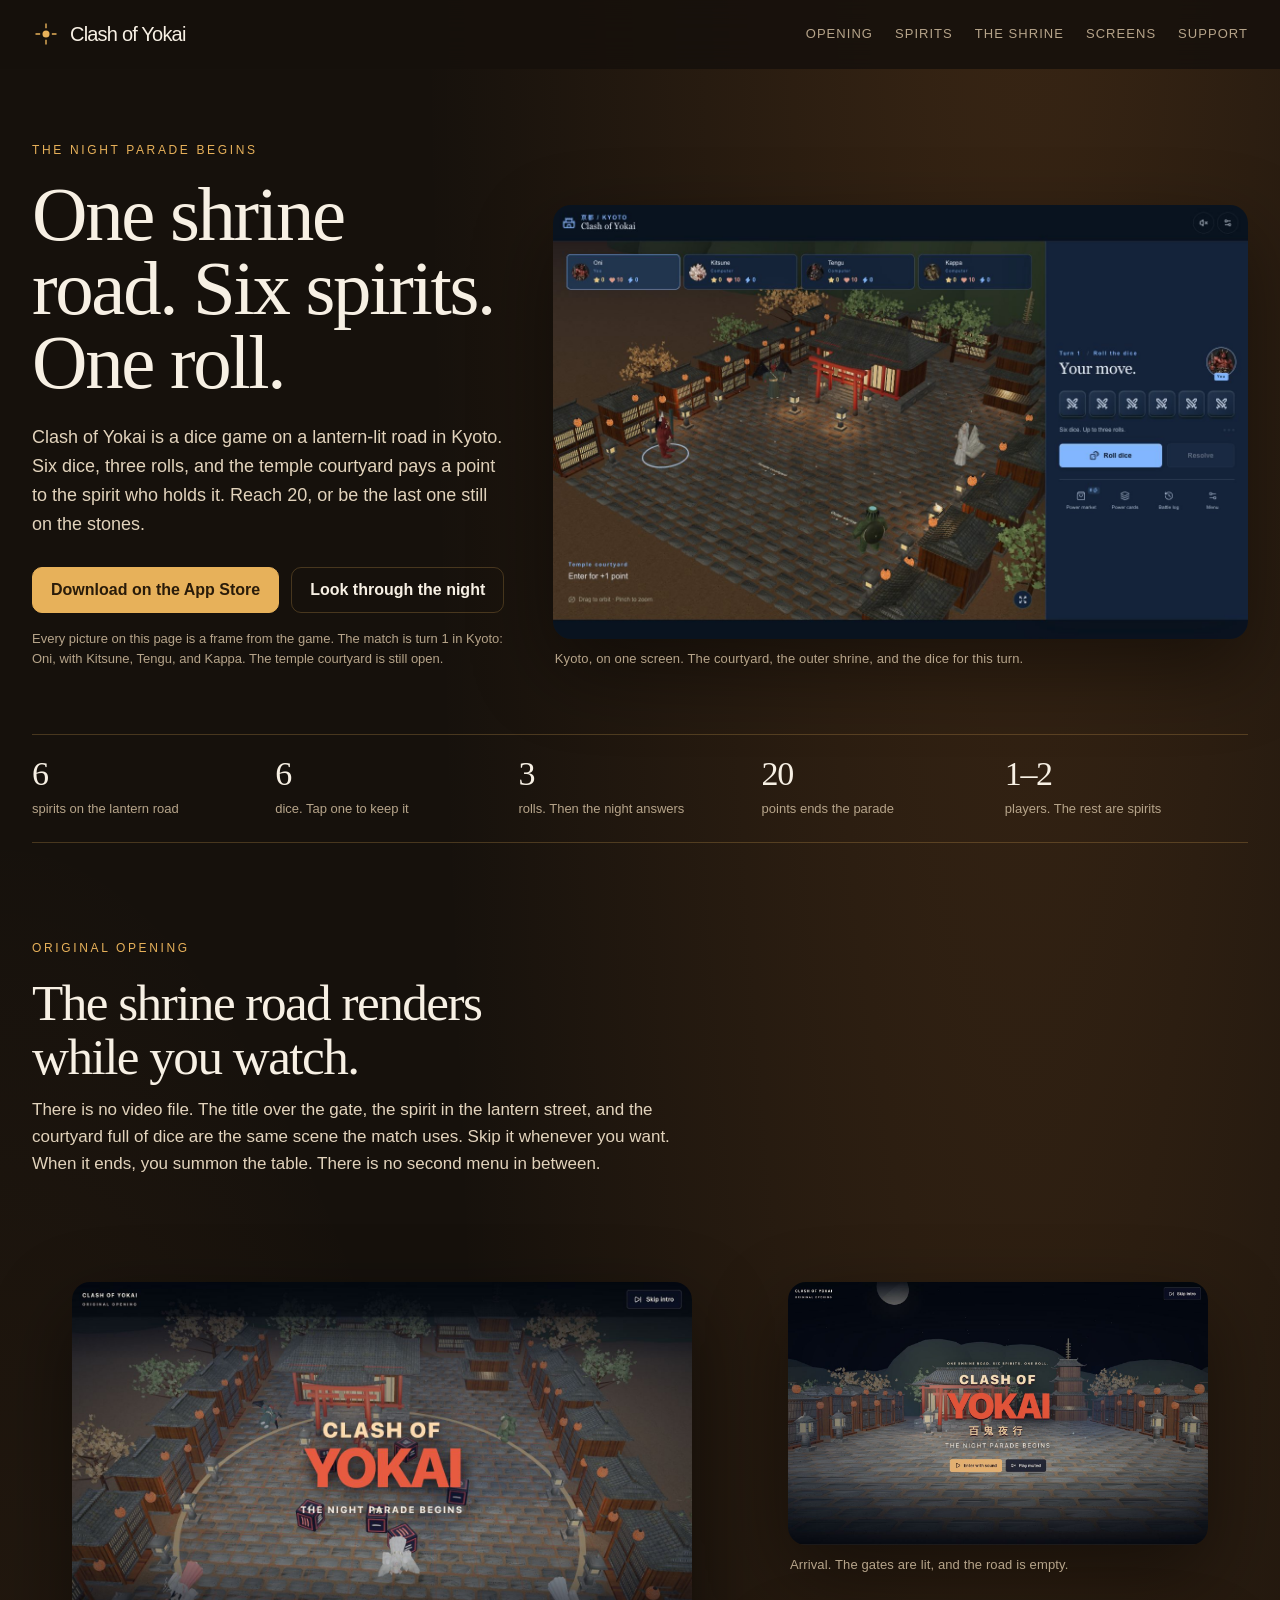
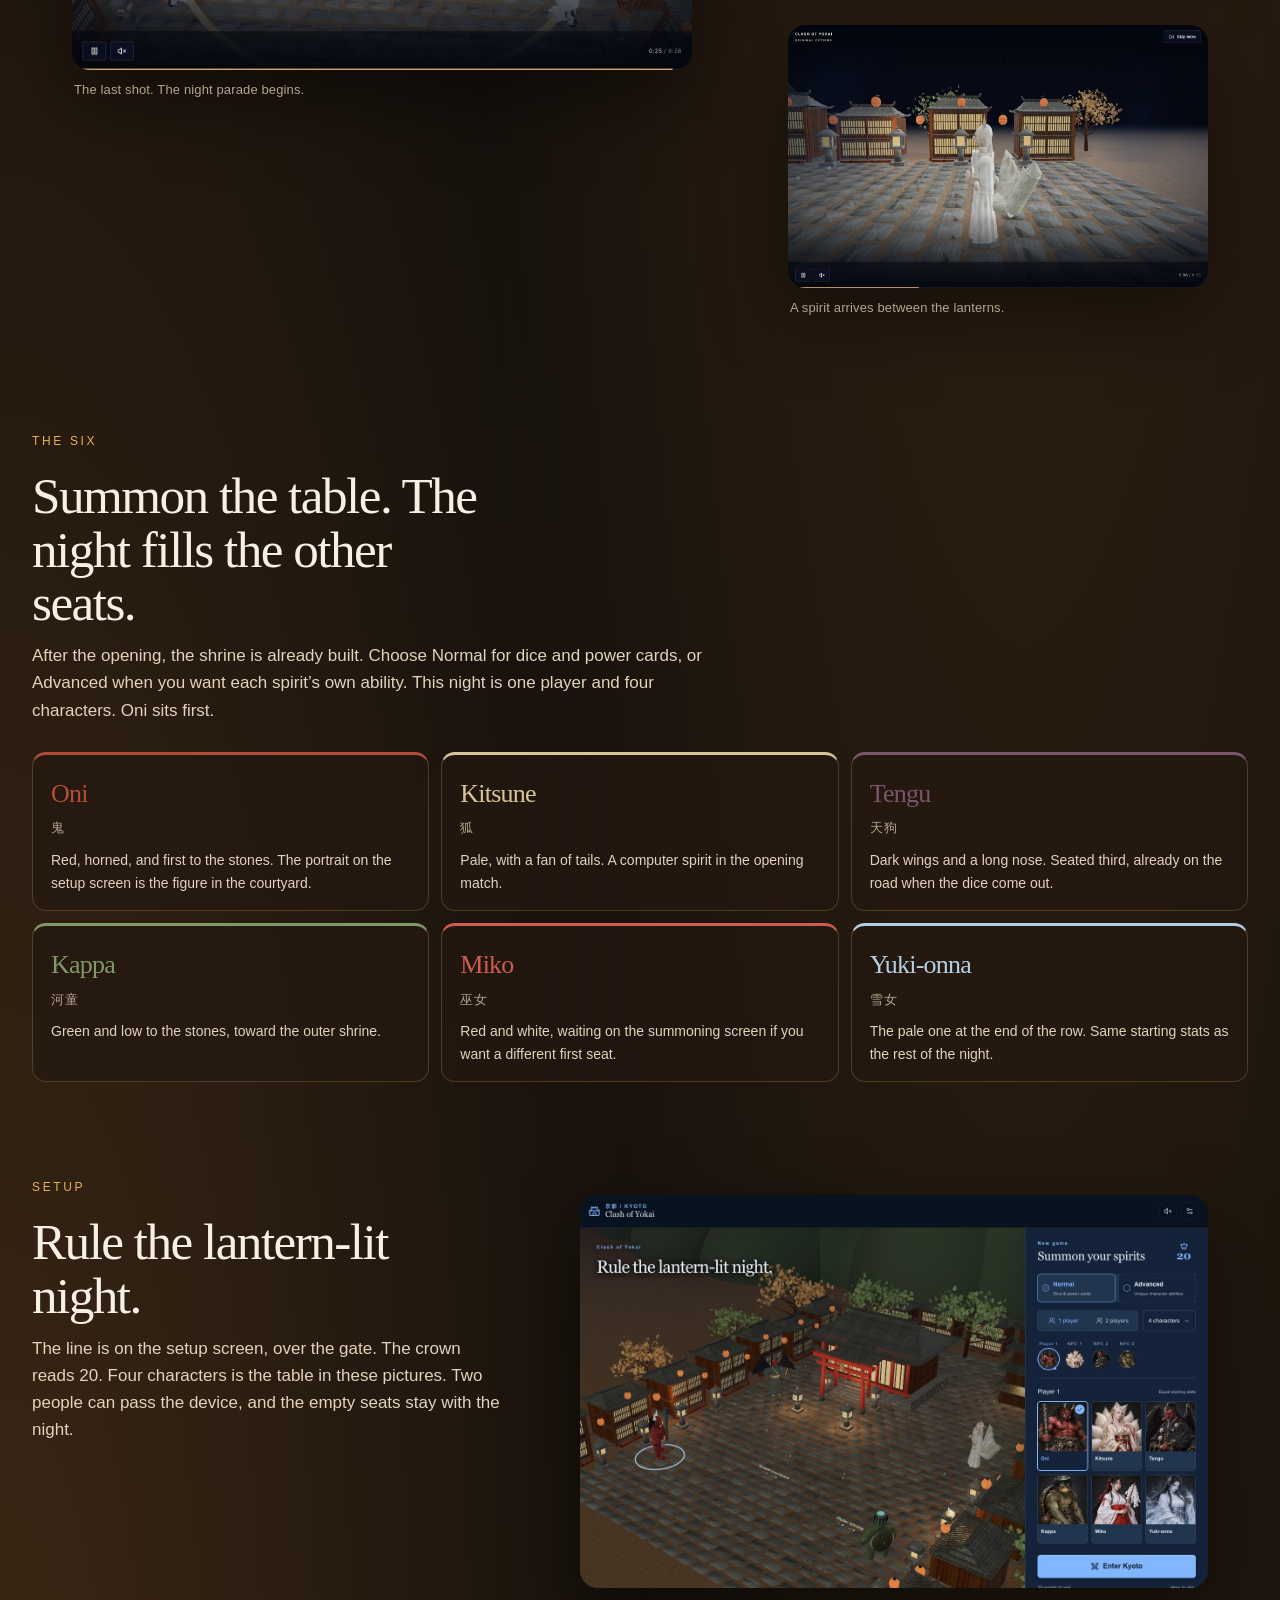
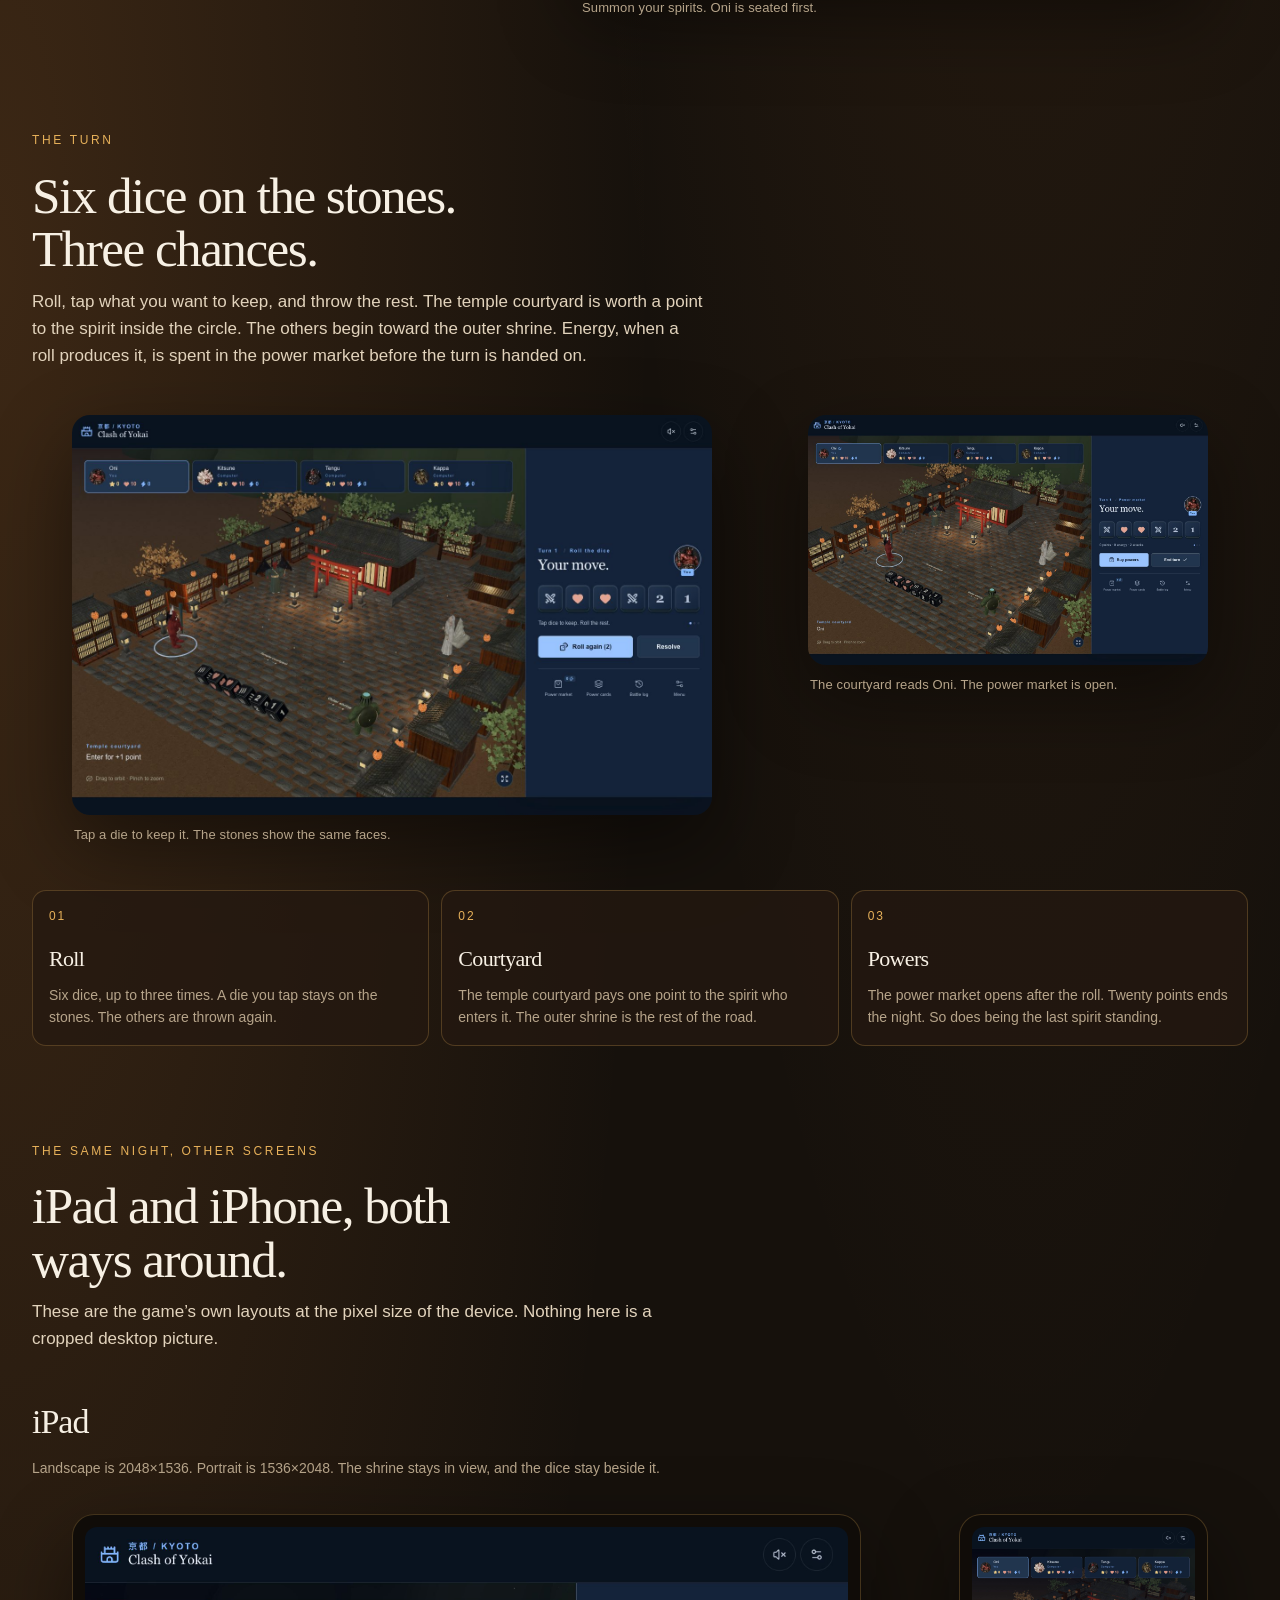
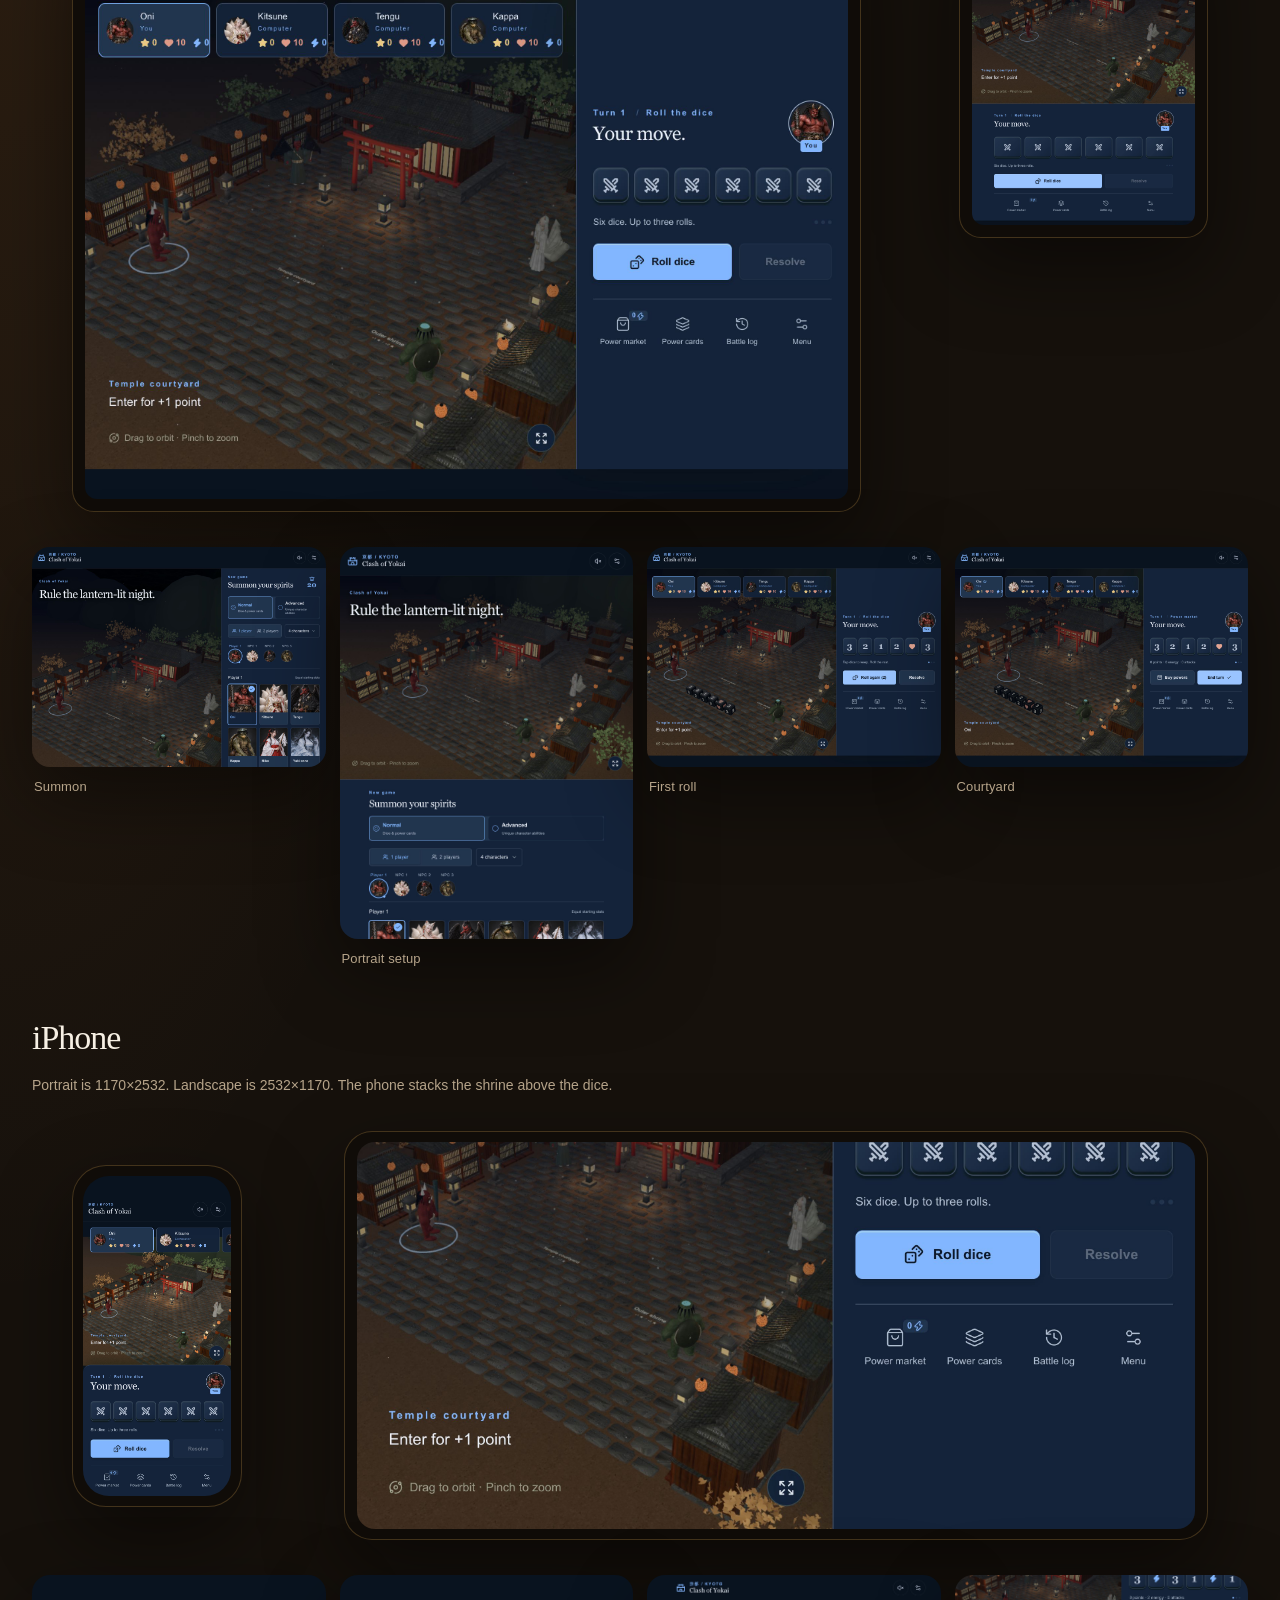
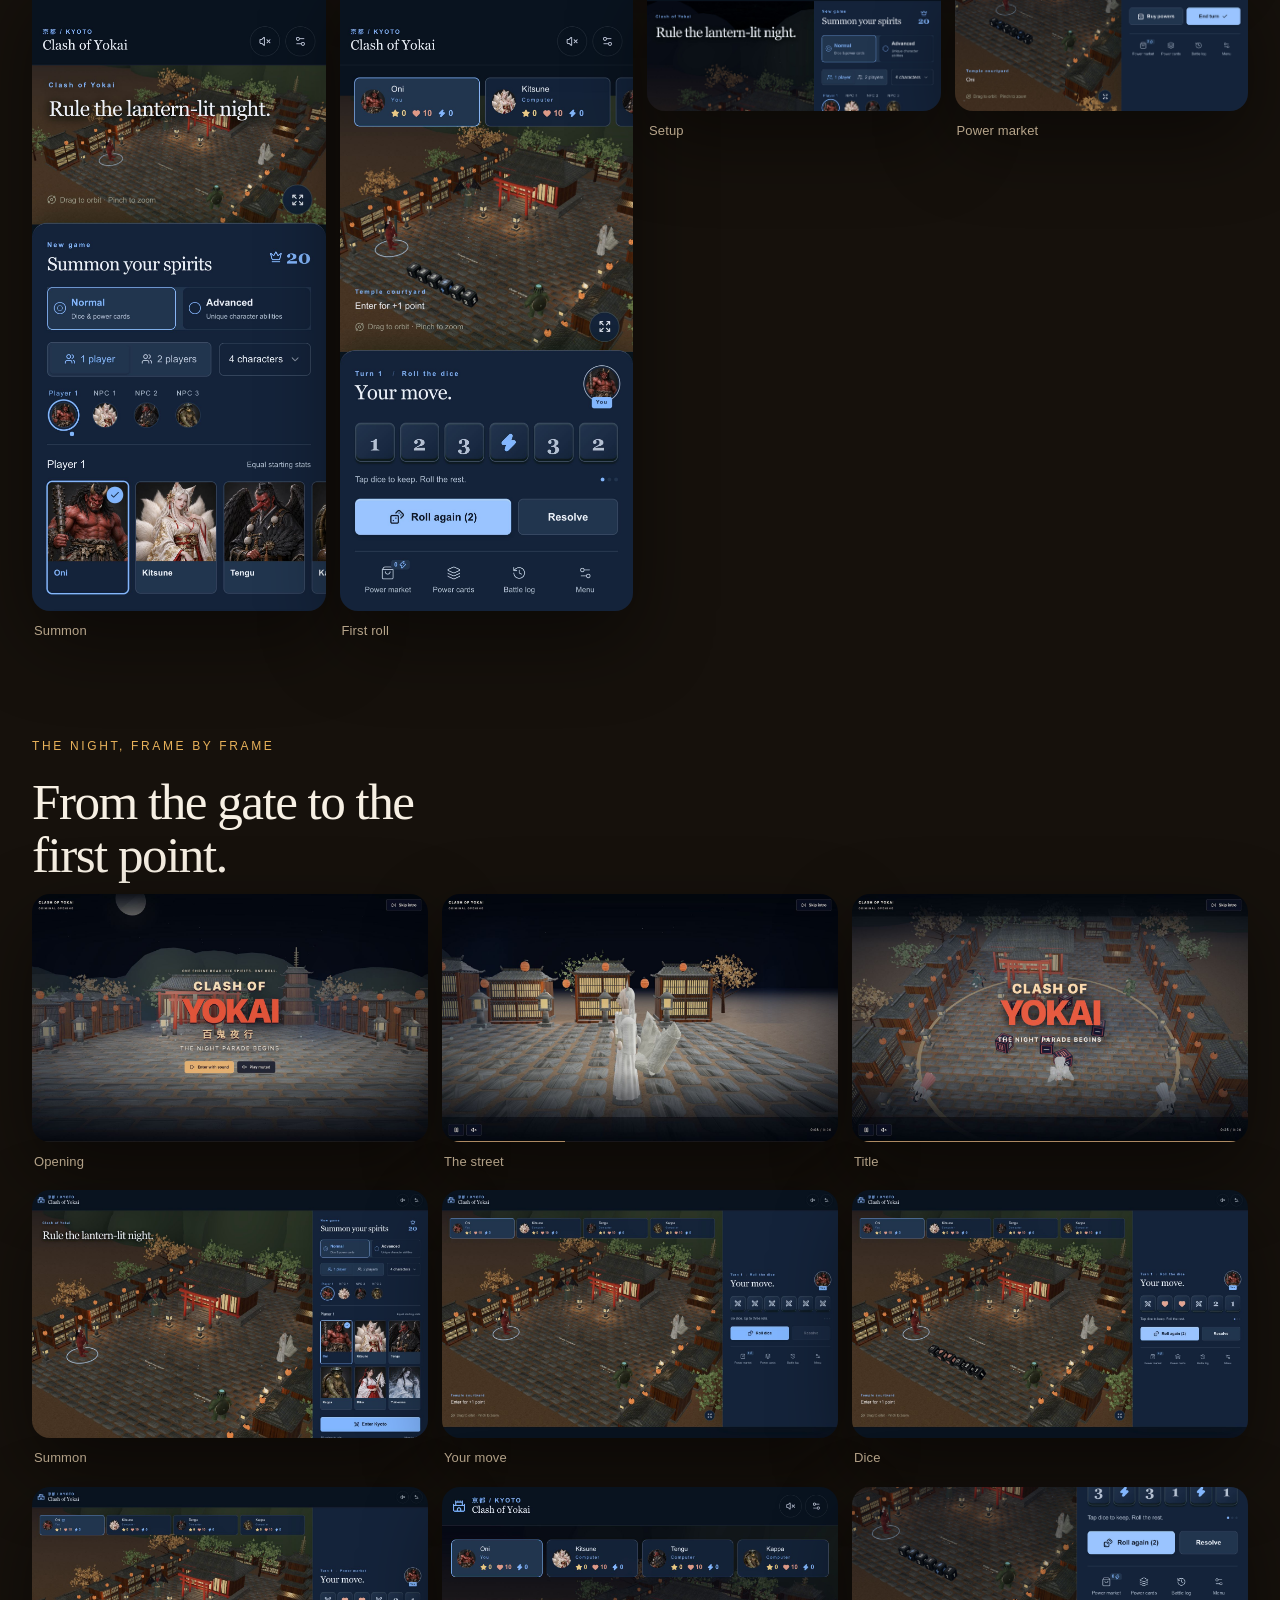
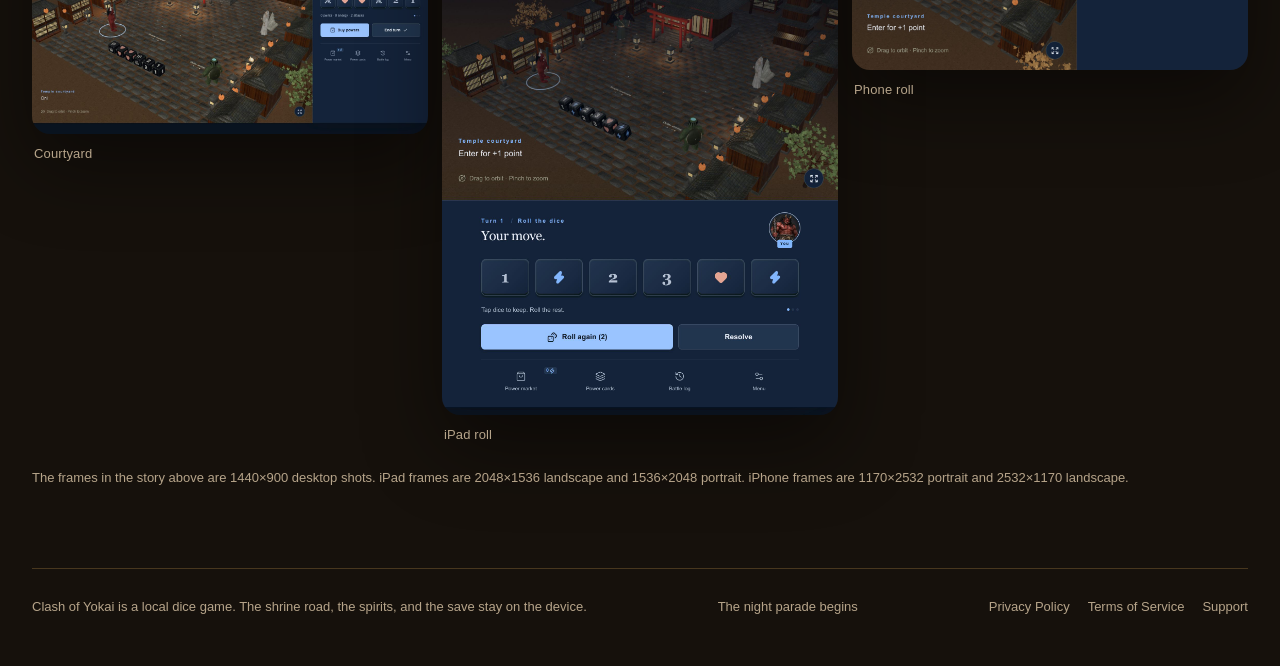
<file: index.html>
<!doctype html>
<html lang="en">
<head>
<meta charset="utf-8">
<meta name="viewport" content="width=device-width, initial-scale=1">
<meta name="theme-color" content="#16110c">
<meta name="description" content="Clash of Yokai is a dice game on a lantern-lit shrine road. Six spirits, six dice, and twenty points.">
<title>Clash of Yokai — One shrine road. Six spirits. One roll.</title>
<link rel="icon" href="data:image/svg+xml,%3Csvg xmlns='http://www.w3.org/2000/svg' viewBox='0 0 64 64'%3E%3Crect width='64' height='64' rx='16' fill='%2316110c'/%3E%3Ccircle cx='32' cy='32' r='8' fill='%23e7b15a'/%3E%3Cpath d='M32 8v8M32 48v8M8 32h8M48 32h8' stroke='%23e7b15a' stroke-width='3'/%3E%3C/svg%3E">
<link rel="stylesheet" href="styles.css">
</head>
<body>
<a class="skip" href="#opening">Skip to the shrine road</a>
<header class="nav">
  <a class="brand" href="#top" aria-label="Clash of Yokai home"><svg viewBox="0 0 48 48" fill="none" aria-hidden="true"><circle cx="24" cy="24" r="6" fill="currentColor"/><path d="M24 6v8M24 34v8M6 24h8M34 24h8" stroke="currentColor" stroke-width="2.4"/></svg>Clash of Yokai</a>
  <nav class="nav-links" aria-label="Page">
    <a href="#opening">Opening</a>
    <a href="#roster">Spirits</a>
    <a href="#shrine">The shrine</a>
    <a href="#devices">Screens</a>
    <a href="support.html">Support</a>
  </nav>
</header>

<main id="top">
  <section class="hero">
    <div>
      <p class="kicker">The night parade begins</p>
      <h1>One shrine road. Six spirits. One roll.</h1>
      <p class="lede">Clash of Yokai is a dice game on a lantern-lit road in Kyoto. Six dice, three rolls, and the temple courtyard pays a point to the spirit who holds it. Reach 20, or be the last one still on the stones.</p>
      <div class="hero-actions">
        <button class="store" type="button">Download on the App Store</button>
        <a class="btn ghost" href="#screens">Look through the night</a>
      </div>
      <p class="fine">Every picture on this page is a frame from the game. The match is turn 1 in Kyoto: Oni, with Kitsune, Tengu, and Kappa. The temple courtyard is still open.</p>
    </div>
    <figure class="hero-shot">
      <button class="shot frame" type="button" data-shot="media/play.jpg" data-caption="Turn 1 on the shrine road. Oni waits outside the temple courtyard, which is worth a point to whoever enters. Six dice are ready.">
        <img src="media/play.jpg" width="1440" height="900" alt="Clash of Yokai at turn 1. A lantern shrine courtyard with Oni, Kitsune, Tengu, and Kappa, and a Roll dice button.">
      </button>
      <figcaption class="caption">Kyoto, on one screen. The courtyard, the outer shrine, and the dice for this turn.</figcaption>
    </figure>
  </section>

  <ul class="facts" aria-label="What a night contains">
    <li><strong>6</strong><span>spirits on the lantern road</span></li>
    <li><strong>6</strong><span>dice. Tap one to keep it</span></li>
    <li><strong>3</strong><span>rolls. Then the night answers</span></li>
    <li><strong>20</strong><span>points ends the parade</span></li>
    <li><strong>1–2</strong><span>players. The rest are spirits</span></li>
  </ul>

  <section class="section" id="opening">
    <p class="kicker">Original opening</p>
    <h2>The shrine road renders while you watch.</h2>
    <p class="intro">There is no video file. The title over the gate, the spirit in the lantern street, and the courtyard full of dice are the same scene the match uses. Skip it whenever you want. When it ends, you summon the table. There is no second menu in between.</p>
  </section>
  <div class="cinema">
    <figure class="tall">
      <button class="shot frame" type="button" data-shot="media/title.jpg" data-caption="The title card over the shrine courtyard. Dice and spirits lie on the stones under Clash of Yokai.">
        <img src="media/title.jpg" width="1440" height="900" alt="Aerial view of a shrine courtyard with dice and spirits, titled Clash of Yokai, The night parade begins.">
      </button>
      <figcaption class="caption">The last shot. The night parade begins.</figcaption>
    </figure>
    <figure>
      <button class="shot frame" type="button" data-shot="media/welcome.jpg" data-caption="The opening title between the lantern gates. One shrine road. Six spirits. One roll.">
        <img src="media/welcome.jpg" width="1440" height="900" alt="Night shrine road with paper lanterns and the title Clash of Yokai.">
      </button>
      <figcaption class="caption">Arrival. The gates are lit, and the road is empty.</figcaption>
    </figure>
    <figure>
      <button class="shot frame" type="button" data-shot="media/cinema.jpg" data-caption="Eight seconds in. A white spirit stands in the lantern street between the wooden gates.">
        <img src="media/cinema.jpg" width="1440" height="900" alt="A white spirit with a crystalline tail standing in a lantern-lit shrine street at night.">
      </button>
      <figcaption class="caption">A spirit arrives between the lanterns.</figcaption>
    </figure>
  </div>

  <section class="section" id="roster">
    <p class="kicker">The six</p>
    <h2>Summon the table. The night fills the other seats.</h2>
    <p class="intro">After the opening, the shrine is already built. Choose Normal for dice and power cards, or Advanced when you want each spirit’s own ability. This night is one player and four characters. Oni sits first.</p>
    <div class="races">
      <article style="--race:#b34c3b"><h3>Oni</h3><p class="species">鬼</p><p>Red, horned, and first to the stones. The portrait on the setup screen is the figure in the courtyard.</p></article>
      <article style="--race:#d8c698"><h3>Kitsune</h3><p class="species">狐</p><p>Pale, with a fan of tails. A computer spirit in the opening match.</p></article>
      <article style="--race:#79566b"><h3>Tengu</h3><p class="species">天狗</p><p>Dark wings and a long nose. Seated third, already on the road when the dice come out.</p></article>
      <article style="--race:#80996a"><h3>Kappa</h3><p class="species">河童</p><p>Green and low to the stones, toward the outer shrine.</p></article>
      <article style="--race:#cf5c51"><h3>Miko</h3><p class="species">巫女</p><p>Red and white, waiting on the summoning screen if you want a different first seat.</p></article>
      <article style="--race:#b4cee6"><h3>Yuki-onna</h3><p class="species">雪女</p><p>The pale one at the end of the row. Same starting stats as the rest of the night.</p></article>
    </div>
  </section>

  <section class="section">
    <div class="split">
      <div class="copy">
        <p class="kicker">Setup</p>
        <h2>Rule the lantern-lit night.</h2>
        <p class="intro">The line is on the setup screen, over the gate. The crown reads 20. Four characters is the table in these pictures. Two people can pass the device, and the empty seats stay with the night.</p>
      </div>
      <figure>
        <button class="shot frame" type="button" data-shot="media/setup.jpg" data-caption="Summon your spirits. Normal mode, one player, four characters. Oni is selected.">
          <img src="media/setup.jpg" width="1440" height="900" alt="Clash of Yokai setup titled Summon your spirits, with Oni selected over the shrine.">
        </button>
        <figcaption class="caption">Summon your spirits. Oni is seated first.</figcaption>
      </figure>
    </div>
  </section>

  <section class="section" id="shrine">
    <p class="kicker">The turn</p>
    <h2>Six dice on the stones. Three chances.</h2>
    <p class="intro">Roll, tap what you want to keep, and throw the rest. The temple courtyard is worth a point to the spirit inside the circle. The others begin toward the outer shrine. Energy, when a roll produces it, is spent in the power market before the turn is handed on.</p>
    <div class="pair">
      <figure>
        <button class="shot frame" type="button" data-shot="media/dice.jpg" data-caption="The first roll: two claws, two hearts, a 2, and a 1. The same faces lie on the courtyard stones. Two rolls remain.">
          <img src="media/dice.jpg" width="1440" height="900" alt="First dice roll showing two claws, two hearts, a two, and a one, both in the tray and on the shrine stones.">
        </button>
        <figcaption class="caption">Tap a die to keep it. The stones show the same faces.</figcaption>
      </figure>
      <figure>
        <button class="shot frame" type="button" data-shot="media/powers.jpg" data-caption="The roll resolves as 2 attacks and no energy. Oni now holds the temple courtyard, and the card shows 1 point.">
          <img src="media/powers.jpg" width="1440" height="900" alt="Power market in Clash of Yokai. Oni is in the temple courtyard with one point.">
        </button>
        <figcaption class="caption">The courtyard reads Oni. The power market is open.</figcaption>
      </figure>
    </div>
    <div class="orders" style="margin-top:28px">
      <article><em>01</em><h3>Roll</h3><p>Six dice, up to three times. A die you tap stays on the stones. The others are thrown again.</p></article>
      <article><em>02</em><h3>Courtyard</h3><p>The temple courtyard pays one point to the spirit who enters it. The outer shrine is the rest of the road.</p></article>
      <article><em>03</em><h3>Powers</h3><p>The power market opens after the roll. Twenty points ends the night. So does being the last spirit standing.</p></article>
    </div>
  </section>

  <section class="section" id="devices">
    <p class="kicker">The same night, other screens</p>
    <h2>iPad and iPhone, both ways around.</h2>
    <p class="intro">These are the game’s own layouts at the pixel size of the device. Nothing here is a cropped desktop picture.</p>

    <div class="device-block">
      <h3>iPad</h3>
      <p class="meta">Landscape is 2048×1536. Portrait is 1536×2048. The shrine stays in view, and the dice stay beside it.</p>
      <div class="ipad-stage">
        <figure class="bezel ipad-land">
          <button class="shot" type="button" data-shot="media/ipad-landscape-play.jpg" data-caption="iPad landscape, 2048×1536. Turn 1, before the roll. The temple courtyard is open.">
            <img src="media/ipad-landscape-play.jpg" width="2048" height="1536" alt="iPad landscape Clash of Yokai on turn 1, shrine on the left and Roll dice on the right.">
          </button>
        </figure>
        <figure class="bezel ipad-port">
          <button class="shot" type="button" data-shot="media/ipad-portrait-play.jpg" data-caption="iPad portrait, 1536×2048. The same turn, with the shrine above the dice.">
            <img src="media/ipad-portrait-play.jpg" width="1536" height="2048" alt="iPad portrait view of the Clash of Yokai shrine and roll controls.">
          </button>
        </figure>
      </div>
      <div class="more-shots">
        <figure>
          <button class="shot frame" type="button" data-shot="media/ipad-landscape-setup.jpg" data-caption="iPad landscape. Summon your spirits, with Oni selected.">
            <img src="media/ipad-landscape-setup.jpg" width="2048" height="1536" alt="iPad landscape setup for Clash of Yokai.">
          </button>
          <figcaption class="caption">Summon</figcaption>
        </figure>
        <figure>
          <button class="shot frame" type="button" data-shot="media/ipad-portrait-setup.jpg" data-caption="iPad portrait. The spirit picker over the gate.">
            <img src="media/ipad-portrait-setup.jpg" width="1536" height="2048" alt="iPad portrait Clash of Yokai setup.">
          </button>
          <figcaption class="caption">Portrait setup</figcaption>
        </figure>
        <figure>
          <button class="shot frame" type="button" data-shot="media/ipad-landscape-dice.jpg" data-caption="iPad landscape. The first roll, with two rolls still available.">
            <img src="media/ipad-landscape-dice.jpg" width="2048" height="1536" alt="iPad landscape first roll on the shrine stones.">
          </button>
          <figcaption class="caption">First roll</figcaption>
        </figure>
        <figure>
          <button class="shot frame" type="button" data-shot="media/ipad-landscape-powers.jpg" data-caption="iPad landscape. Oni holds the courtyard. The power market is open.">
            <img src="media/ipad-landscape-powers.jpg" width="2048" height="1536" alt="iPad landscape power market after Oni enters the courtyard.">
          </button>
          <figcaption class="caption">Courtyard</figcaption>
        </figure>
      </div>
    </div>

    <div class="device-block">
      <h3>iPhone</h3>
      <p class="meta">Portrait is 1170×2532. Landscape is 2532×1170. The phone stacks the shrine above the dice.</p>
      <div class="phone-stage">
        <figure class="bezel phone-port">
          <button class="shot" type="button" data-shot="media/iphone-portrait-play.jpg" data-caption="iPhone portrait, 1170×2532. The shrine above the dice tray.">
            <img src="media/iphone-portrait-play.jpg" width="1170" height="2532" alt="iPhone portrait Clash of Yokai, shrine above the dice.">
          </button>
        </figure>
        <figure class="bezel phone-land">
          <button class="shot" type="button" data-shot="media/iphone-landscape-play.jpg" data-caption="iPhone landscape, 2532×1170. The same turn on a short, wide screen.">
            <img src="media/iphone-landscape-play.jpg" width="2532" height="1170" alt="iPhone landscape Clash of Yokai during turn 1.">
          </button>
        </figure>
      </div>
      <div class="more-shots">
        <figure>
          <button class="shot frame" type="button" data-shot="media/iphone-portrait-setup.jpg" data-caption="iPhone portrait. Summon your spirits.">
            <img src="media/iphone-portrait-setup.jpg" width="1170" height="2532" alt="iPhone portrait Clash of Yokai setup.">
          </button>
          <figcaption class="caption">Summon</figcaption>
        </figure>
        <figure>
          <button class="shot frame" type="button" data-shot="media/iphone-portrait-dice.jpg" data-caption="iPhone portrait. The first roll under the shrine.">
            <img src="media/iphone-portrait-dice.jpg" width="1170" height="2532" alt="iPhone portrait first dice roll.">
          </button>
          <figcaption class="caption">First roll</figcaption>
        </figure>
        <figure>
          <button class="shot frame" type="button" data-shot="media/iphone-landscape-setup.jpg" data-caption="iPhone landscape. Spirit setup on a short screen.">
            <img src="media/iphone-landscape-setup.jpg" width="2532" height="1170" alt="iPhone landscape spirit setup.">
          </button>
          <figcaption class="caption">Setup</figcaption>
        </figure>
        <figure>
          <button class="shot frame" type="button" data-shot="media/iphone-landscape-powers.jpg" data-caption="iPhone landscape. The courtyard, then the power market.">
            <img src="media/iphone-landscape-powers.jpg" width="2532" height="1170" alt="iPhone landscape power market.">
          </button>
          <figcaption class="caption">Power market</figcaption>
        </figure>
      </div>
    </div>
  </section>

  <section class="section" id="screens">
    <p class="kicker">The night, frame by frame</p>
    <h2>From the gate to the first point.</h2>
    <div class="gallery">
      <figure>
        <button class="shot frame" type="button" data-shot="media/welcome.jpg" data-caption="Opening title between the lantern gates.">
          <img src="media/welcome.jpg" width="1440" height="900" alt="Opening title Clash of Yokai on the shrine road.">
        </button>
        <figcaption class="caption">Opening</figcaption>
      </figure>
      <figure>
        <button class="shot frame" type="button" data-shot="media/cinema.jpg" data-caption="A spirit in the lantern street.">
          <img src="media/cinema.jpg" width="1440" height="900" alt="White spirit in the lantern street.">
        </button>
        <figcaption class="caption">The street</figcaption>
      </figure>
      <figure>
        <button class="shot frame" type="button" data-shot="media/title.jpg" data-caption="Title card over the courtyard.">
          <img src="media/title.jpg" width="1440" height="900" alt="Title card over the shrine courtyard.">
        </button>
        <figcaption class="caption">Title</figcaption>
      </figure>
      <figure>
        <button class="shot frame" type="button" data-shot="media/setup.jpg" data-caption="Summon your spirits. Oni is selected.">
          <img src="media/setup.jpg" width="1440" height="900" alt="Spirit setup screen.">
        </button>
        <figcaption class="caption">Summon</figcaption>
      </figure>
      <figure>
        <button class="shot frame" type="button" data-shot="media/play.jpg" data-caption="Turn 1, before the roll.">
          <img src="media/play.jpg" width="1440" height="900" alt="Turn 1 shrine view before rolling.">
        </button>
        <figcaption class="caption">Your move</figcaption>
      </figure>
      <figure>
        <button class="shot frame" type="button" data-shot="media/dice.jpg" data-caption="First roll on the stones.">
          <img src="media/dice.jpg" width="1440" height="900" alt="Six dice after the first roll.">
        </button>
        <figcaption class="caption">Dice</figcaption>
      </figure>
      <figure>
        <button class="shot frame" type="button" data-shot="media/powers.jpg" data-caption="Oni in the courtyard, power market open.">
          <img src="media/powers.jpg" width="1440" height="900" alt="Power market after the roll is resolved.">
        </button>
        <figcaption class="caption">Courtyard</figcaption>
      </figure>
      <figure>
        <button class="shot frame" type="button" data-shot="media/ipad-portrait-dice.jpg" data-caption="iPad portrait, the first roll, 1536×2048.">
          <img src="media/ipad-portrait-dice.jpg" width="1536" height="2048" alt="iPad portrait first roll.">
        </button>
        <figcaption class="caption">iPad roll</figcaption>
      </figure>
      <figure>
        <button class="shot frame" type="button" data-shot="media/iphone-landscape-dice.jpg" data-caption="iPhone landscape, the first roll, 2532×1170.">
          <img src="media/iphone-landscape-dice.jpg" width="2532" height="1170" alt="iPhone landscape first roll.">
        </button>
        <figcaption class="caption">Phone roll</figcaption>
      </figure>
    </div>
    <p class="note">The frames in the story above are 1440×900 desktop shots. iPad frames are 2048×1536 landscape and 1536×2048 portrait. iPhone frames are 1170×2532 portrait and 2532×1170 landscape.</p>
  </section>
</main>

<footer>
  <p>Clash of Yokai is a local dice game. The shrine road, the spirits, and the save stay on the device.</p>
  <p>The night parade begins</p>
  <p class="legal-links"><a href="privacy.html">Privacy Policy</a> <a href="terms.html">Terms of Service</a> <a href="support.html">Support</a></p>
</footer>

<dialog id="viewer">
  <form method="dialog"><button type="submit">Close</button></form>
  <img alt="">
  <p></p>
</dialog>
<script>
const viewer = document.querySelector('#viewer');
const view = viewer.querySelector('img');
const cap = viewer.querySelector('p');
document.body.addEventListener('click', event => {
  const shot = event.target.closest('[data-shot]');
  if (!shot) return;
  const img = shot.querySelector('img');
  view.src = shot.dataset.shot;
  view.alt = img ? img.alt : '';
  cap.textContent = shot.dataset.caption || view.alt;
  viewer.showModal();
});
</script>
</body>
</html>
</file>
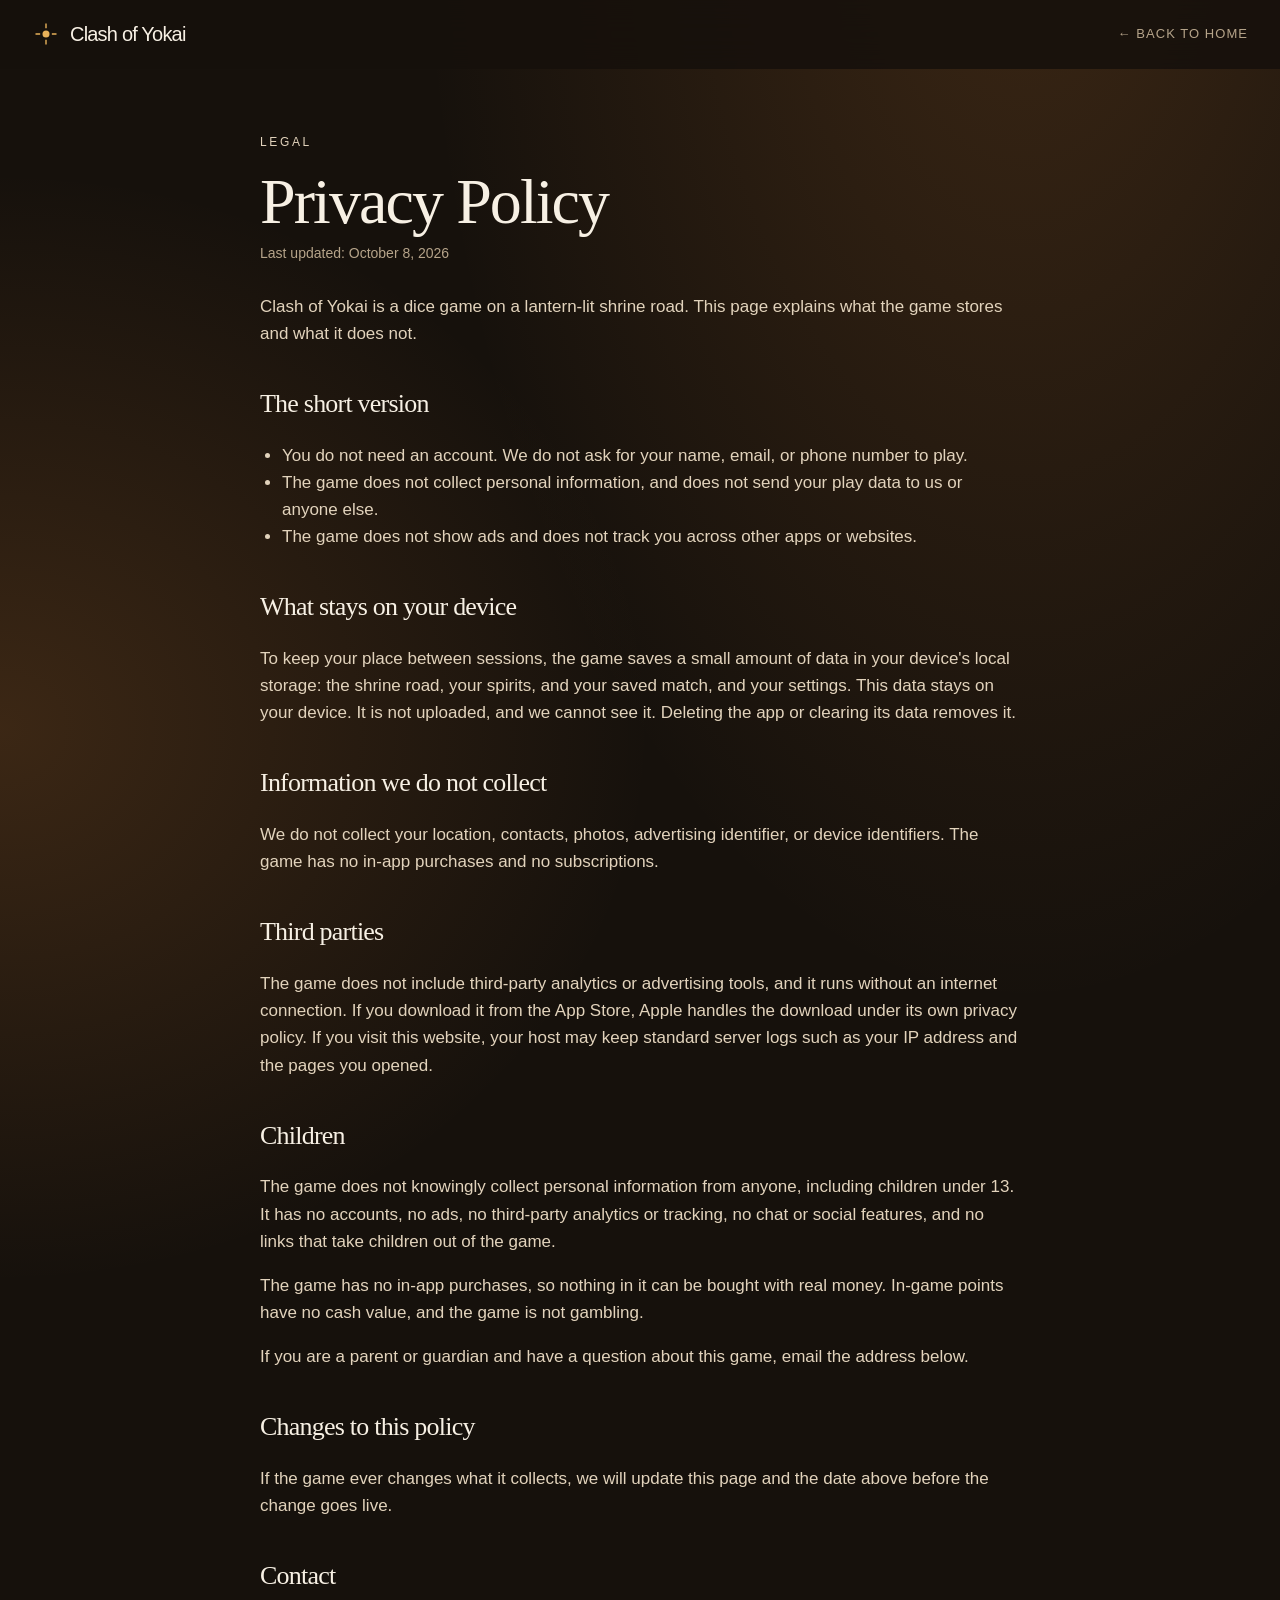
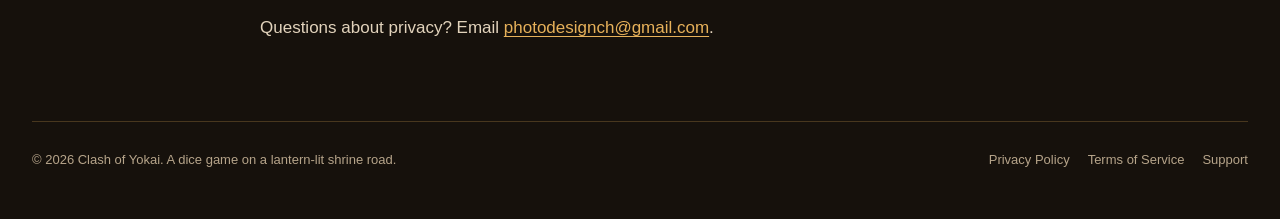
<file: privacy.html>
<!doctype html>
<html lang="en">
<head>
<meta charset="utf-8">
<meta name="viewport" content="width=device-width, initial-scale=1">
<meta name="theme-color" content="#16110c">
<meta name="description" content="How Clash of Yokai handles your information.">
<title>Privacy Policy — Clash of Yokai</title>
<link rel="icon" href="data:image/svg+xml,%3Csvg xmlns='http://www.w3.org/2000/svg' viewBox='0 0 64 64'%3E%3Crect width='64' height='64' rx='16' fill='%2316110c'/%3E%3Ccircle cx='32' cy='32' r='8' fill='%23e7b15a'/%3E%3Cpath d='M32 8v8M32 48v8M8 32h8M48 32h8' stroke='%23e7b15a' stroke-width='3'/%3E%3C/svg%3E">
<link rel="stylesheet" href="styles.css">
</head>
<body>
<header class="nav">
  <a class="brand" href="index.html" aria-label="Clash of Yokai home"><svg viewBox="0 0 48 48" fill="none" aria-hidden="true"><circle cx="24" cy="24" r="6" fill="currentColor"/><path d="M24 6v8M24 34v8M6 24h8M34 24h8" stroke="currentColor" stroke-width="2.4"/></svg>Clash of Yokai</a>
  <nav class="nav-links" aria-label="Page"><a href="index.html">&larr; Back to home</a></nav>
</header>
<main class="legal">

<p class="kicker">Legal</p>
<h1>Privacy Policy</h1>
<p class="updated">Last updated: October 8, 2026</p>
<p>Clash of Yokai is a dice game on a lantern-lit shrine road. This page explains what the game stores and what it does not.</p>

<h2>The short version</h2>
<ul>
<li>You do not need an account. We do not ask for your name, email, or phone number to play.</li>
<li>The game does not collect personal information, and does not send your play data to us or anyone else.</li>
<li>The game does not show ads and does not track you across other apps or websites.</li>
</ul>

<h2>What stays on your device</h2>
<p>To keep your place between sessions, the game saves a small amount of data in your device's local storage: the shrine road, your spirits, and your saved match, and your settings. This data stays on your device. It is not uploaded, and we cannot see it. Deleting the app or clearing its data removes it.</p>

<h2>Information we do not collect</h2>
<p>We do not collect your location, contacts, photos, advertising identifier, or device identifiers. The game has no in-app purchases and no subscriptions.</p>

<h2>Third parties</h2>
<p>The game does not include third-party analytics or advertising tools, and it runs without an internet connection. If you download it from the App Store, Apple handles the download under its own privacy policy. If you visit this website, your host may keep standard server logs such as your IP address and the pages you opened.</p>

<h2>Children</h2>
<p>The game does not knowingly collect personal information from anyone, including children under 13. It has no accounts, no ads, no third-party analytics or tracking, no chat or social features, and no links that take children out of the game.</p>
<p>The game has no in-app purchases, so nothing in it can be bought with real money. In-game points have no cash value, and the game is not gambling.</p>
<p>If you are a parent or guardian and have a question about this game, email the address below.</p>

<h2>Changes to this policy</h2>
<p>If the game ever changes what it collects, we will update this page and the date above before the change goes live.</p>

<h2>Contact</h2>
<p>Questions about privacy? Email <a href="mailto:photodesignch@gmail.com">photodesignch@gmail.com</a>.</p>

</main>
<footer>
  <p>&copy; 2026 Clash of Yokai. A dice game on a lantern-lit shrine road.</p>
  <p class="legal-links"><a href="privacy.html">Privacy Policy</a> <a href="terms.html">Terms of Service</a> <a href="support.html">Support</a></p>
</footer>
</body>
</html>
</file>
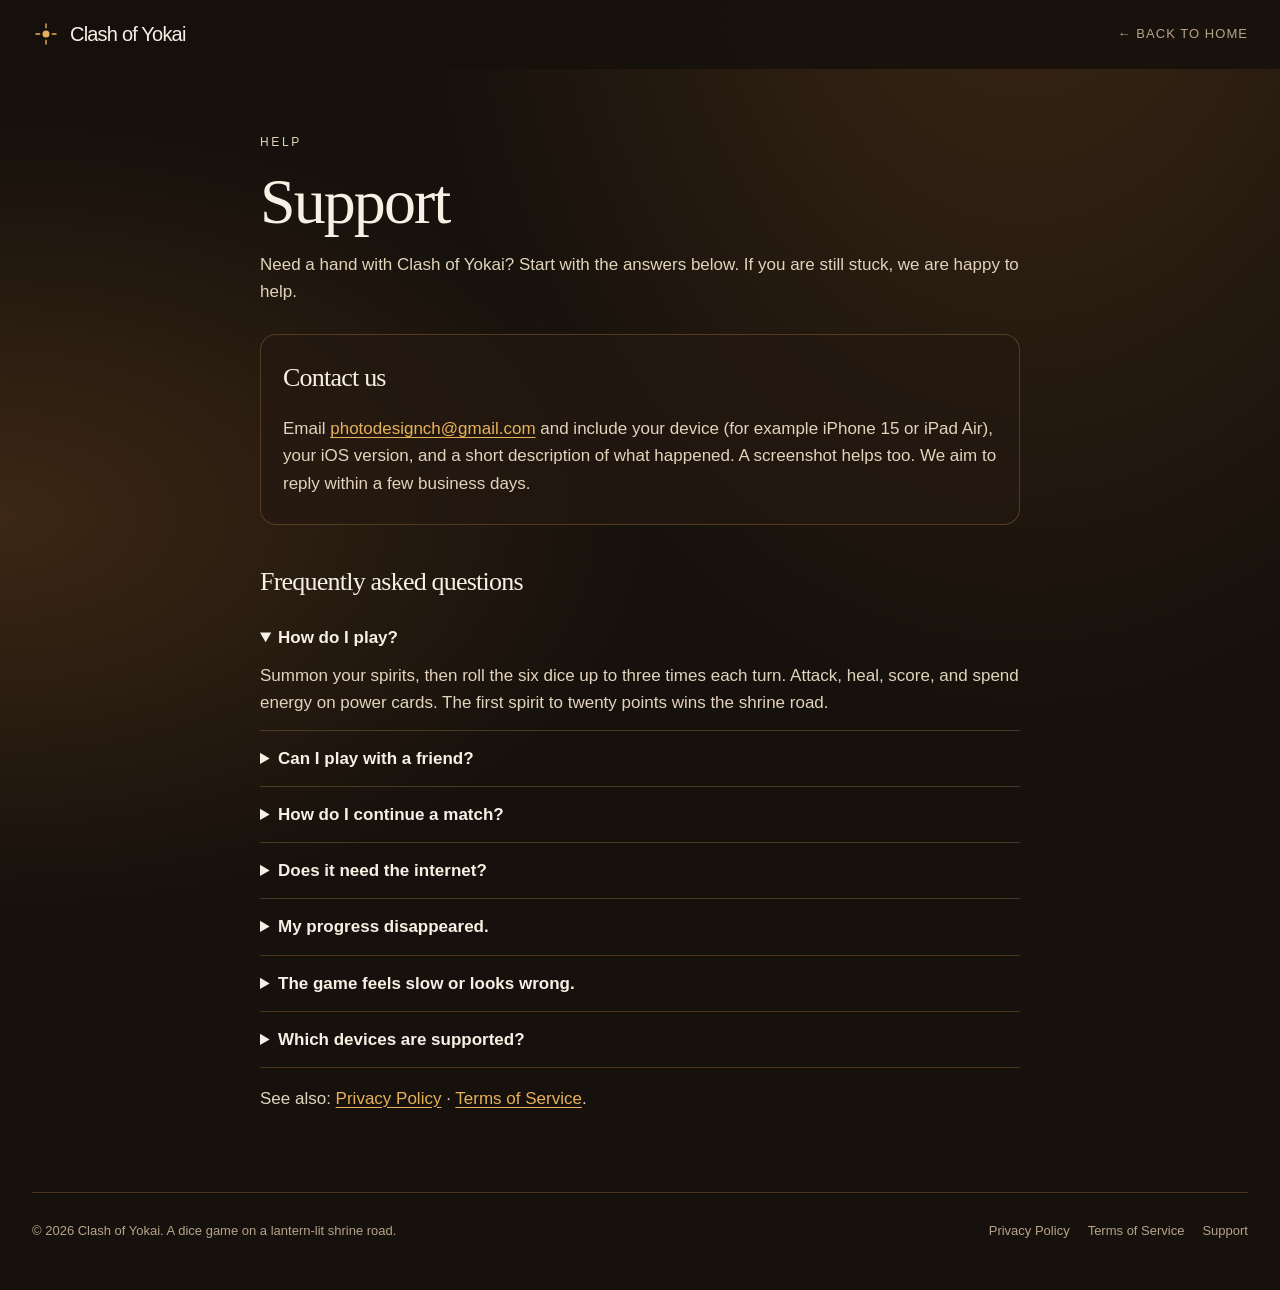
<file: support.html>
<!doctype html>
<html lang="en">
<head>
<meta charset="utf-8">
<meta name="viewport" content="width=device-width, initial-scale=1">
<meta name="theme-color" content="#16110c">
<meta name="description" content="Help with Clash of Yokai.">
<title>Support — Clash of Yokai</title>
<link rel="icon" href="data:image/svg+xml,%3Csvg xmlns='http://www.w3.org/2000/svg' viewBox='0 0 64 64'%3E%3Crect width='64' height='64' rx='16' fill='%2316110c'/%3E%3Ccircle cx='32' cy='32' r='8' fill='%23e7b15a'/%3E%3Cpath d='M32 8v8M32 48v8M8 32h8M48 32h8' stroke='%23e7b15a' stroke-width='3'/%3E%3C/svg%3E">
<link rel="stylesheet" href="styles.css">
</head>
<body>
<header class="nav">
  <a class="brand" href="index.html" aria-label="Clash of Yokai home"><svg viewBox="0 0 48 48" fill="none" aria-hidden="true"><circle cx="24" cy="24" r="6" fill="currentColor"/><path d="M24 6v8M24 34v8M6 24h8M34 24h8" stroke="currentColor" stroke-width="2.4"/></svg>Clash of Yokai</a>
  <nav class="nav-links" aria-label="Page"><a href="index.html">&larr; Back to home</a></nav>
</header>
<main class="legal">

<p class="kicker">Help</p>
<h1>Support</h1>
<p>Need a hand with Clash of Yokai? Start with the answers below. If you are still stuck, we are happy to help.</p>

<div class="contact-card">
<h2>Contact us</h2>
<p>Email <a href="mailto:photodesignch@gmail.com">photodesignch@gmail.com</a> and include your device (for example iPhone 15 or iPad Air), your iOS version, and a short description of what happened. A screenshot helps too. We aim to reply within a few business days.</p>
</div>

<h2>Frequently asked questions</h2>
<details open><summary>How do I play?</summary><p>Summon your spirits, then roll the six dice up to three times each turn. Attack, heal, score, and spend energy on power cards. The first spirit to twenty points wins the shrine road.</p></details>
<details><summary>Can I play with a friend?</summary><p>Yes. Two people can pass the device, and computer spirits take the empty seats. There is no online play.</p></details>
<details><summary>How do I continue a match?</summary><p>Choose Continue on the menu. It appears when a match is saved on this device.</p></details>
<details><summary>Does it need the internet?</summary><p>No. The game runs entirely on your device and works offline.</p></details>
<details><summary>My progress disappeared.</summary><p>Progress is saved on your device only. Deleting the app, or clearing its data, resets it, and we are not able to recover it.</p></details>
<details><summary>The game feels slow or looks wrong.</summary><p>Close other apps, restart the game, and make sure your device is running the latest iOS. If it continues, email us with your device model.</p></details>
<details><summary>Which devices are supported?</summary><p>iPhone and iPad.</p></details>

<p>See also: <a href="privacy.html">Privacy Policy</a> &middot; <a href="terms.html">Terms of Service</a>.</p>

</main>
<footer>
  <p>&copy; 2026 Clash of Yokai. A dice game on a lantern-lit shrine road.</p>
  <p class="legal-links"><a href="privacy.html">Privacy Policy</a> <a href="terms.html">Terms of Service</a> <a href="support.html">Support</a></p>
</footer>
</body>
</html>
</file>
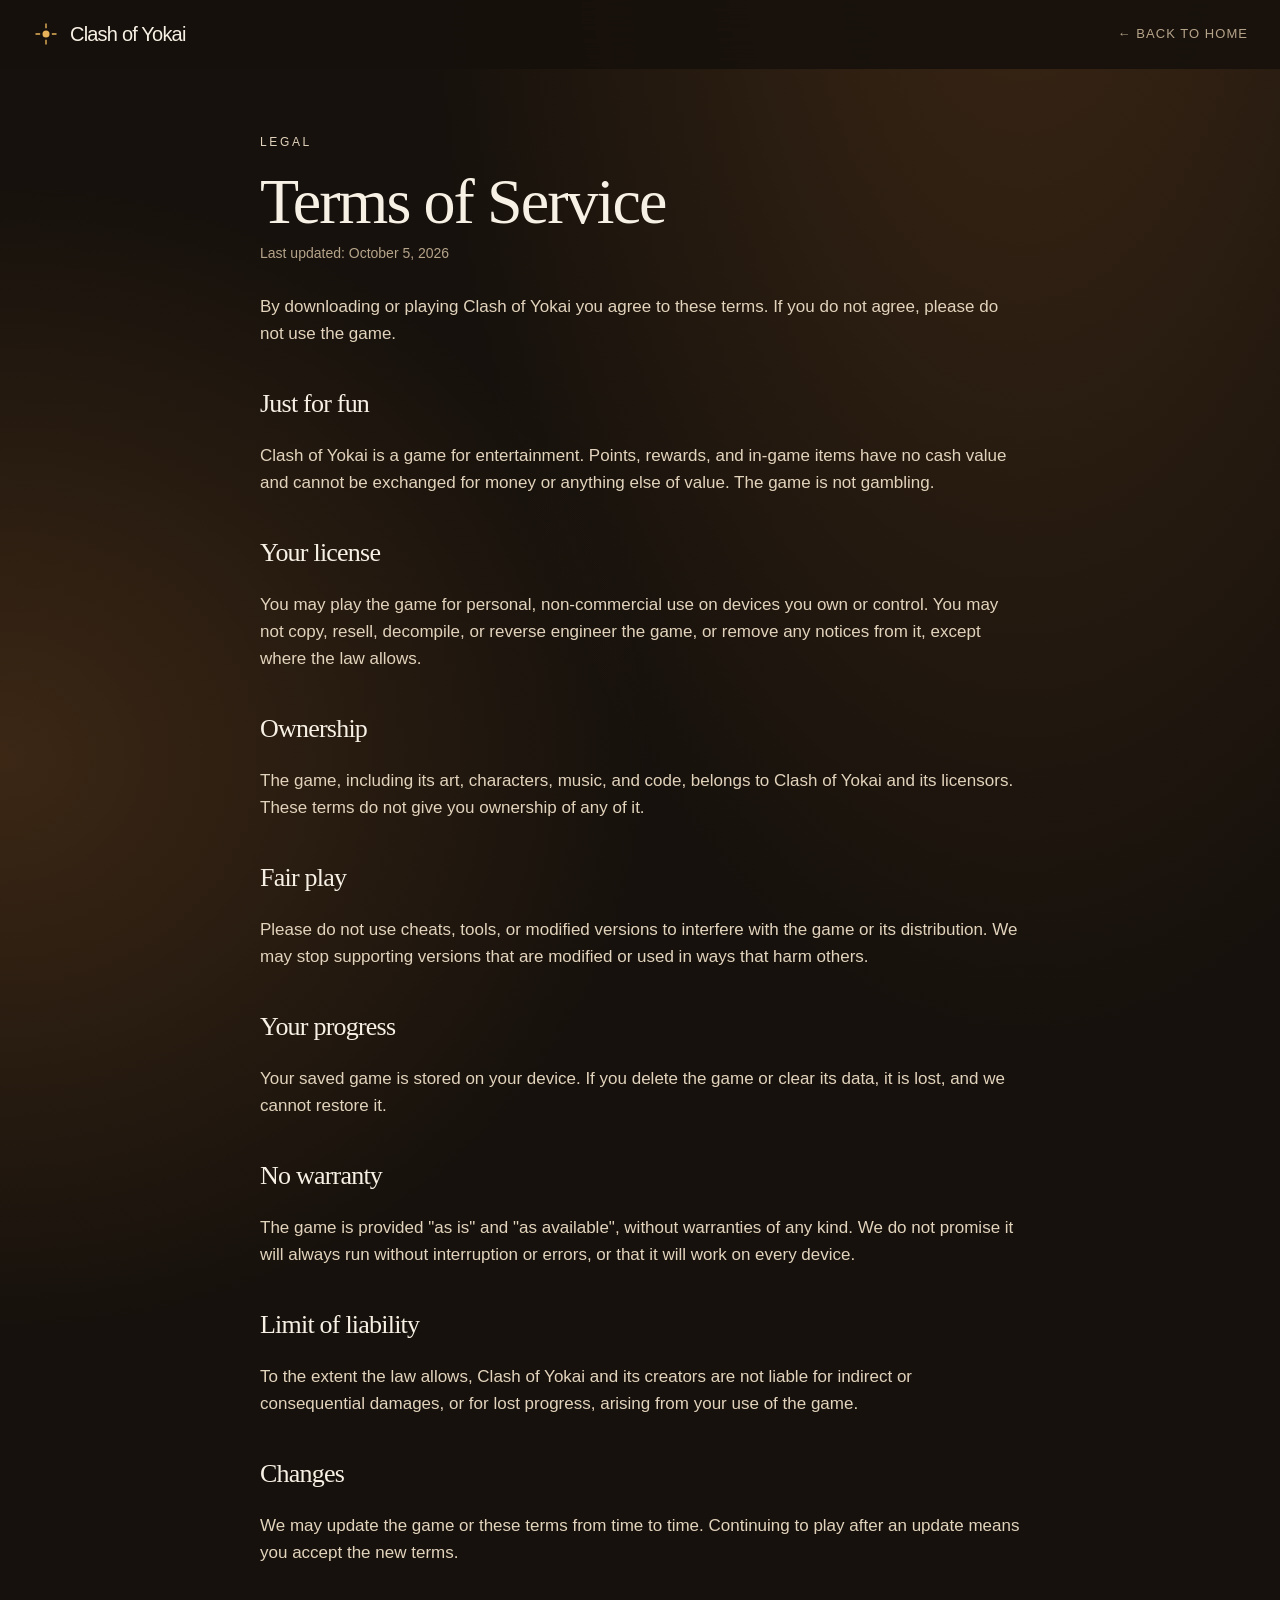
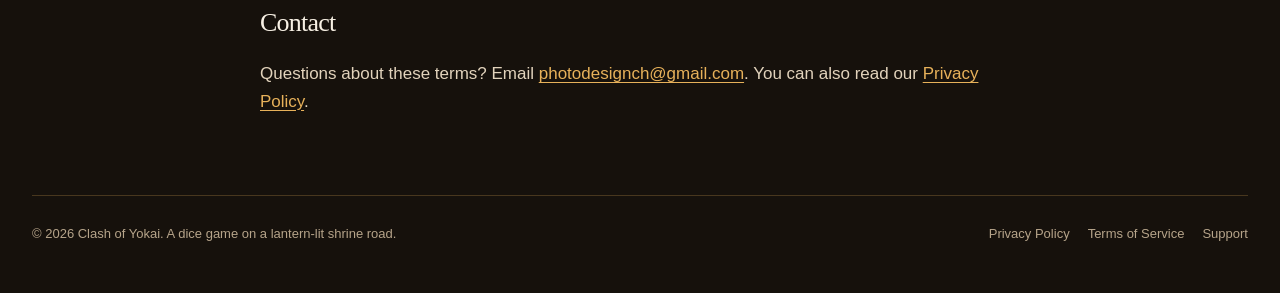
<file: terms.html>
<!doctype html>
<html lang="en">
<head>
<meta charset="utf-8">
<meta name="viewport" content="width=device-width, initial-scale=1">
<meta name="theme-color" content="#16110c">
<meta name="description" content="The terms for playing Clash of Yokai.">
<title>Terms of Service — Clash of Yokai</title>
<link rel="icon" href="data:image/svg+xml,%3Csvg xmlns='http://www.w3.org/2000/svg' viewBox='0 0 64 64'%3E%3Crect width='64' height='64' rx='16' fill='%2316110c'/%3E%3Ccircle cx='32' cy='32' r='8' fill='%23e7b15a'/%3E%3Cpath d='M32 8v8M32 48v8M8 32h8M48 32h8' stroke='%23e7b15a' stroke-width='3'/%3E%3C/svg%3E">
<link rel="stylesheet" href="styles.css">
</head>
<body>
<header class="nav">
  <a class="brand" href="index.html" aria-label="Clash of Yokai home"><svg viewBox="0 0 48 48" fill="none" aria-hidden="true"><circle cx="24" cy="24" r="6" fill="currentColor"/><path d="M24 6v8M24 34v8M6 24h8M34 24h8" stroke="currentColor" stroke-width="2.4"/></svg>Clash of Yokai</a>
  <nav class="nav-links" aria-label="Page"><a href="index.html">&larr; Back to home</a></nav>
</header>
<main class="legal">

<p class="kicker">Legal</p>
<h1>Terms of Service</h1>
<p class="updated">Last updated: October 5, 2026</p>
<p>By downloading or playing Clash of Yokai you agree to these terms. If you do not agree, please do not use the game.</p>

<h2>Just for fun</h2>
<p>Clash of Yokai is a game for entertainment. Points, rewards, and in-game items have no cash value and cannot be exchanged for money or anything else of value. The game is not gambling.</p>

<h2>Your license</h2>
<p>You may play the game for personal, non-commercial use on devices you own or control. You may not copy, resell, decompile, or reverse engineer the game, or remove any notices from it, except where the law allows.</p>

<h2>Ownership</h2>
<p>The game, including its art, characters, music, and code, belongs to Clash of Yokai and its licensors. These terms do not give you ownership of any of it.</p>

<h2>Fair play</h2>
<p>Please do not use cheats, tools, or modified versions to interfere with the game or its distribution. We may stop supporting versions that are modified or used in ways that harm others.</p>

<h2>Your progress</h2>
<p>Your saved game is stored on your device. If you delete the game or clear its data, it is lost, and we cannot restore it.</p>

<h2>No warranty</h2>
<p>The game is provided "as is" and "as available", without warranties of any kind. We do not promise it will always run without interruption or errors, or that it will work on every device.</p>

<h2>Limit of liability</h2>
<p>To the extent the law allows, Clash of Yokai and its creators are not liable for indirect or consequential damages, or for lost progress, arising from your use of the game.</p>

<h2>Changes</h2>
<p>We may update the game or these terms from time to time. Continuing to play after an update means you accept the new terms.</p>

<h2>Contact</h2>
<p>Questions about these terms? Email <a href="mailto:photodesignch@gmail.com">photodesignch@gmail.com</a>. You can also read our <a href="privacy.html">Privacy Policy</a>.</p>

</main>
<footer>
  <p>&copy; 2026 Clash of Yokai. A dice game on a lantern-lit shrine road.</p>
  <p class="legal-links"><a href="privacy.html">Privacy Policy</a> <a href="terms.html">Terms of Service</a> <a href="support.html">Support</a></p>
</footer>
</body>
</html>
</file>
<file: styles.css>
:root {
  --bg: #16110c;
  --bg-raise: #241910;
  --ink: #f7f0e4;
  --body: #e2d3bc;
  --muted: #b6a48a;
  --line: rgba(231, 177, 90, 0.24);
  --accent: #e7b15a;
  --accent-ink: #2a1c0a;
  --amber: #f3d7a2;
  --glow: rgba(231, 140, 60, 0.18);
  --shadow: 0 30px 80px rgba(0, 0, 0, 0.45);
  --nav: rgba(22, 17, 12, 0.88);
  --frame: #100c08;
  --panel: rgba(36, 25, 16, 0.75);
  --viewer: #140f0a;
  --serif: "Iowan Old Style", "Palatino Linotype", Palatino, Georgia, serif;
  --sans: "Avenir Next", Avenir, "Segoe UI", sans-serif;
}

* { box-sizing: border-box; }
html { scroll-behavior: smooth; }
body {
  margin: 0;
  background:
    radial-gradient(ellipse at 80% -10%, var(--glow), transparent 42%),
    radial-gradient(ellipse at 0% 40%, var(--glow), transparent 36%),
    var(--bg);
  color: var(--ink);
  font: 17px/1.6 var(--sans);
  -webkit-font-smoothing: antialiased;
}
img { max-width: 100%; height: auto; display: block; }
a { color: inherit; }
button, a { -webkit-tap-highlight-color: transparent; }
:focus-visible { outline: 2px solid var(--accent); outline-offset: 3px; }

.skip {
  position: absolute;
  left: 12px;
  top: 12px;
  transform: translateY(-160%);
  background: var(--accent);
  color: var(--accent-ink);
  padding: 8px 12px;
  z-index: 20;
}
.skip:focus { transform: none; }

.nav {
  position: sticky;
  top: 0;
  z-index: 10;
  display: flex;
  align-items: center;
  gap: 28px;
  padding: 18px 32px;
  background: var(--nav);
  backdrop-filter: blur(16px);
  border-bottom: 1px solid transparent;
}
.nav-links { display: flex; gap: 22px; margin-left: auto; }
.nav-links a {
  color: var(--muted);
  text-decoration: none;
  font-size: 13px;
  letter-spacing: 0.08em;
  text-transform: uppercase;
}
.nav-links a:hover { color: var(--ink); }
.brand {
  display: flex;
  align-items: center;
  gap: 10px;
  text-decoration: none;
  font-size: 20px;
  letter-spacing: -0.04em;
}
.brand svg { width: 28px; height: 28px; color: var(--accent); }
.brand span { color: var(--accent); }

.hero {
  display: grid;
  grid-template-columns: minmax(280px, 0.85fr) 1.25fr;
  gap: 48px;
  align-items: end;
  width: min(1440px, calc(100% - 64px));
  margin: 0 auto;
  padding: 72px 0 36px;
}
.kicker {
  margin: 0 0 18px;
  color: var(--accent);
  font-size: 12px;
  letter-spacing: 0.22em;
  text-transform: uppercase;
}
h1, h2, h3 { font-family: var(--serif); font-weight: 500; letter-spacing: -0.03em; }
h1 {
  margin: 0;
  font-size: clamp(52px, 6vw, 84px);
  line-height: 0.96;
}
.lede {
  max-width: 38rem;
  color: var(--body);
  font-size: 18px;
  margin: 24px 0 0;
}
.hero-actions { display: flex; flex-wrap: wrap; gap: 12px; margin-top: 28px; }
.btn, button.store {
  display: inline-flex;
  align-items: center;
  justify-content: center;
  text-decoration: none;
  background: var(--accent);
  color: var(--accent-ink);
  font: 600 16px/1 var(--sans);
  padding: 14px 18px;
  border-radius: 10px;
  border: 1px solid var(--accent);
  cursor: pointer;
}
.btn.ghost, button.store.ghost {
  background: transparent;
  color: var(--ink);
  border-color: var(--line);
}
.btn:hover, button.store:hover { filter: brightness(1.08); }
.fine {
  margin: 16px 0 0;
  color: var(--muted);
  font-size: 13px;
}

.hero-shot { margin: 0; }
.frame {
  margin: 0;
  padding: 0;
  border: 1px solid var(--line);
  border-radius: 18px;
  overflow: hidden;
  background: var(--frame);
  box-shadow: var(--shadow);
}
.frame img, .shot img { width: 100%; }
button.shot {
  display: block;
  width: 100%;
  padding: 0;
  border: 0;
  background: none;
  color: inherit;
  cursor: zoom-in;
  text-align: left;
  font: inherit;
}
.caption {
  margin: 10px 2px 0;
  color: var(--muted);
  font-size: 13px;
  letter-spacing: 0.01em;
}

.facts {
  width: min(1440px, calc(100% - 64px));
  margin: 28px auto 0;
  padding: 0;
  list-style: none;
  display: grid;
  grid-template-columns: repeat(5, 1fr);
  border-top: 1px solid var(--line);
  border-bottom: 1px solid var(--line);
}
.facts li { padding: 22px 18px 22px 0; }
.facts strong {
  display: block;
  font-family: var(--serif);
  font-size: 34px;
  font-weight: 500;
  letter-spacing: -0.04em;
  line-height: 1;
}
.facts span { display: block; margin-top: 8px; color: var(--muted); font-size: 13px; }

.section {
  width: min(1440px, calc(100% - 64px));
  margin: 0 auto;
  padding: 96px 0 0;
  scroll-margin-top: 72px;
}
.section h2 {
  margin: 8px 0 12px;
  font-size: clamp(36px, 4vw, 56px);
  line-height: 1.05;
  max-width: 18ch;
}
.section .intro { max-width: 42rem; color: var(--body); margin: 0 0 28px; }

.split {
  display: grid;
  grid-template-columns: 0.8fr 1.2fr;
  gap: 36px;
  align-items: start;
}
.split.flip { grid-template-columns: 1.2fr 0.8fr; }
.split.flip .copy { order: 2; }

.pair {
  display: grid;
  grid-template-columns: 1.2fr 0.8fr;
  gap: 16px;
}
.stack { display: grid; gap: 16px; }

.cinema {
  width: min(1440px, calc(100% - 64px));
  margin: 88px auto 0;
  display: grid;
  grid-template-columns: 1.4fr 1fr;
  gap: 16px;
}
.cinema .tall { grid-row: span 2; }

.orders {
  display: grid;
  grid-template-columns: repeat(3, 1fr);
  gap: 12px;
  margin-top: 8px;
}
.orders article {
  border: 1px solid var(--line);
  border-radius: 14px;
  padding: 16px;
  background: var(--panel);
  min-height: 150px;
}
.orders em {
  display: block;
  font-style: normal;
  color: var(--accent);
  font-size: 12px;
  letter-spacing: 0.16em;
}
.orders h3 { margin: 14px 0 8px; font-size: 22px; }
.orders p { margin: 0; color: var(--muted); font-size: 14px; }

.races {
  display: grid;
  grid-template-columns: repeat(3, 1fr);
  gap: 12px;
  margin-top: 16px;
}
.races article {
  border: 1px solid var(--line);
  border-radius: 14px;
  padding: 18px 18px 16px;
  background: var(--panel);
  border-top: 3px solid var(--race, var(--accent));
}
.races h3 { margin: 0 0 4px; font-size: 26px; color: var(--race, var(--ink)); }
.races .species { margin: 0 0 10px; color: var(--muted); font-size: 13px; letter-spacing: 0.08em; }
.races p { margin: 0; color: var(--body); font-size: 14px; }

.device-block { margin-top: 42px; }
.device-block h3 { margin: 0; font-size: 34px; }
.device-block .meta { margin: 8px 0 18px; color: var(--muted); font-size: 14px; max-width: 46rem; }
.ipad-stage {
  display: grid;
  grid-template-columns: minmax(0, 1.45fr) minmax(200px, 0.55fr);
  gap: 18px;
  align-items: start;
}
.phone-stage {
  display: grid;
  grid-template-columns: minmax(180px, 250px) minmax(0, 1fr);
  gap: 22px;
  align-items: center;
}
.bezel {
  background: var(--frame);
  border: 1px solid var(--line);
  box-shadow: var(--shadow);
}
.bezel.ipad-land, .bezel.ipad-port { border-radius: 22px; padding: 12px; }
.bezel.phone-port { border-radius: 34px; padding: 10px; }
.bezel.phone-land { border-radius: 28px; padding: 10px 12px; }
.bezel img { border-radius: 12px; }
.bezel.phone-port img { border-radius: 26px; }
.bezel.phone-land img { border-radius: 18px; }
.more-shots {
  display: grid;
  grid-template-columns: repeat(4, minmax(0, 1fr));
  gap: 14px;
  margin-top: 18px;
}
.more-shots .span2 { grid-column: span 2; }
.more-shots figure { margin: 0; }

.gallery {
  display: grid;
  grid-template-columns: repeat(3, 1fr);
  gap: 18px 14px;
}
.gallery figure { margin: 0; }

.note { margin-top: 22px; color: var(--muted); font-size: 13px; }

footer {
  width: min(1440px, calc(100% - 64px));
  margin: 80px auto 0;
  padding: 28px 0 48px;
  border-top: 1px solid var(--line);
  display: flex;
  justify-content: space-between;
  gap: 24px;
  color: var(--muted);
  font-size: 13px;
}
footer p { margin: 0; max-width: 46rem; }

#viewer {
  width: min(1200px, calc(100% - 32px));
  padding: 0;
  border: 1px solid var(--line);
  border-radius: 16px;
  background: var(--viewer);
  color: var(--ink);
  box-shadow: var(--shadow);
}
#viewer::backdrop { background: rgba(8, 6, 5, 0.82); }
#viewer img { width: 100%; max-height: 82vh; object-fit: contain; background: var(--frame); }
#viewer p { margin: 0; padding: 12px 16px 16px; color: var(--body); font-size: 14px; }
#viewer form { position: absolute; top: 10px; right: 10px; }
#viewer button {
  border: 1px solid var(--line);
  background: var(--nav);
  color: var(--ink);
  border-radius: 999px;
  padding: 8px 12px;
  cursor: pointer;
}

@media (max-width: 980px) {
  .hero, .split, .split.flip, .cinema, .pair, .facts, .orders, .races, .gallery {
    grid-template-columns: 1fr;
  }
  .split.flip .copy { order: 0; }
  .cinema .tall { grid-row: auto; }
  .facts { grid-template-columns: 1fr 1fr; }
  .facts li:last-child { grid-column: 1 / -1; }
  .orders, .ipad-stage, .phone-stage, .more-shots { grid-template-columns: 1fr; }
  .more-shots .span2 { grid-column: auto; }
  .phone-stage { justify-items: center; }
  .bezel.phone-port { width: min(260px, 100%); }
  .nav { padding: 14px 16px; gap: 12px; }
  .nav-links { display: none; }
  .hero, .section, .cinema, .facts, footer { width: min(1440px, calc(100% - 32px)); }
  .hero { padding-top: 36px; gap: 28px; }
  h1 { font-size: 46px; }
}

@media (prefers-reduced-motion: reduce) {
  html { scroll-behavior: auto; }
}

/* legal and support pages */
.legal { width: min(760px, calc(100% - 32px)); margin: 0 auto; padding: 64px 0 0; }
.legal h1 { font-size: clamp(40px, 6vw, 64px); line-height: 1; margin: 0 0 8px; }
.legal h2 { font-size: 26px; margin: 36px 0 8px; }
.legal p, .legal li { color: var(--body); }
.legal ul { padding-left: 22px; }
.legal a { color: var(--accent); text-underline-offset: 3px; }
.legal .updated { color: var(--muted); font-size: 14px; margin: 0 0 28px; }
.contact-card { margin: 28px 0 8px; padding: 6px 22px 10px; border: 1px solid var(--line); border-radius: 16px; background: var(--panel); }
.contact-card h2 { margin-top: 16px; }
.legal details { border-bottom: 1px solid var(--line); padding: 14px 0; }
.legal summary { cursor: pointer; font-weight: 600; color: var(--ink); }
.legal details p { margin: 10px 0 0; }
.legal-links { display: flex; flex-wrap: wrap; gap: 18px; }
.legal-links a { text-decoration: none; }
.legal-links a:hover { color: var(--ink); text-decoration: underline; }
@media (max-width: 980px) { .nav-links { display: flex; margin-left: auto; } .nav-links a:not(:last-child) { display: none; } footer { flex-direction: column; } }
</file>
